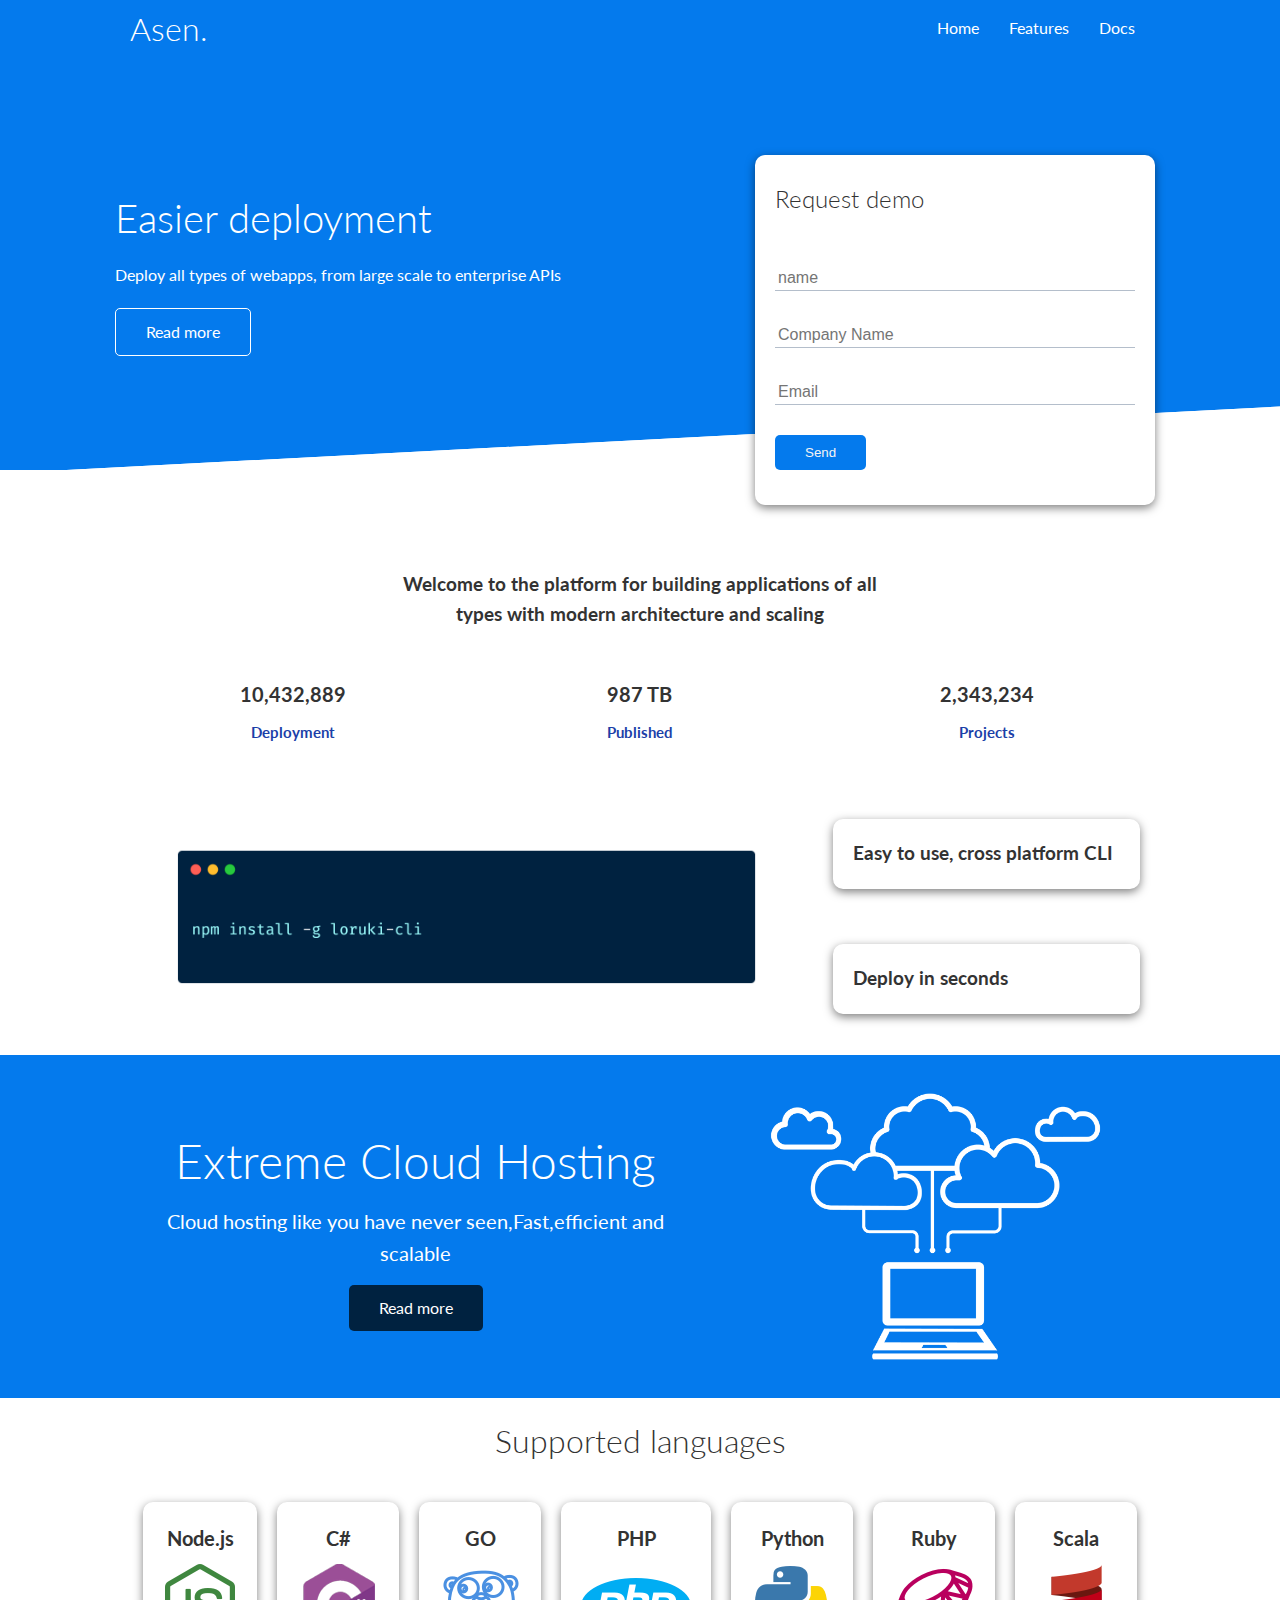
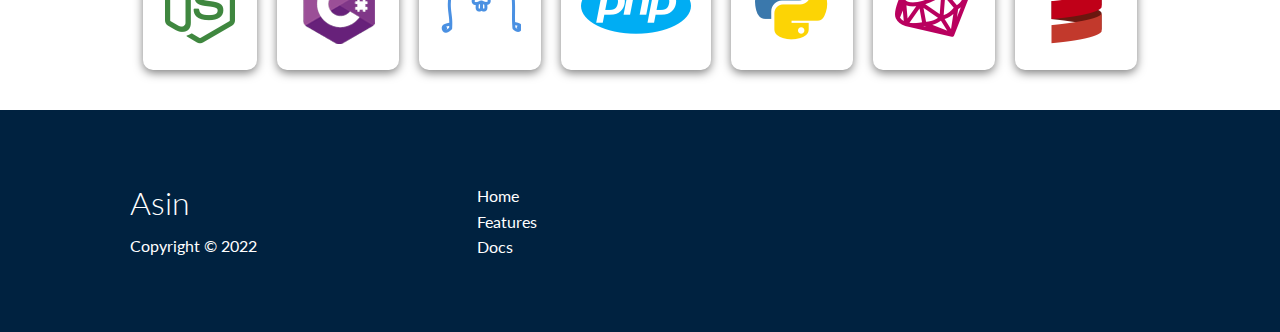
<file: index.html>
<!DOCTYPE html>
<html lang="en">
<head>
    <meta charset="UTF-8">
    <meta http-equiv="X-UA-Compatible" content="IE=edge">
    <meta name="viewport" content="width=device-width, initial-scale=1.0">
    <link rel="stylesheet" href="https://cdnjs.cloudflare.com/ajax/libs/font-awesome/6.1.1/css/all.min.css" integrity="sha512-KfkfwYDsLkIlwQp6LFnl8zNdLGxu9YAA1QvwINks4PhcElQSvqcyVLLD9aMhXd13uQjoXtEKNosOWaZqXgel0g==" crossorigin="anonymous" referrerpolicy="no-referrer" />
    <link rel="stylesheet" href="css/style.css">
    <title> Asen|Cloud for today</title>
</head>
<body>
    <div class="navbar">
        <div class="container flex">
            <h1 class="logo">Asen.</h1>
            <nav>
                <ul>
                    <li><a href="index.html">Home</a></li>
                    <li><a href="features.html">Features</a></li>
                    <li><a href="docs.html">Docs</a></li>
                </ul>
            </nav>
        </div>
    </div>
    <section class="showcase">
        <div class="container grid">
            <div class="showcase-text">
                <h1>Easier deployment</h1>
                <p>Deploy all types of webapps, from large scale to enterprise APIs</p>
                <a href="features.html" class="btn btn-outline">Read more</a>
            </div>
            <div class="showcase-form card">
                <h2>Request demo</h2>
                <form name="contact" method="POST" netlify-honeypot="bot-field" data-netlify="true">
                    <input type="hidden" name="form-name" value="contact">
                    <p class="hidden">
                        <label>Don't fill this out if you are human:<input name="bot-field"></label>
                    </p>
                    <div class="form-control">
                        <input type="text" name="name" placeholder="name" required>
                    </div>
                    <div class="form-control">
                        <input type="text" name="company" placeholder="Company Name" required>
                    </div>
                    <div class="form-control">
                        <input type="email" name="email" placeholder="Email" required>
                    </div>
                    <input type="submit" value="Send" class="btn btn-primary text-light">
                </form>
            </div>
        </div>
    </section>

    <section class="stats">
        <div class="container">
            <h3 class="stats-heading text-center my-1">
                Welcome to  the platform for building applications of all types with modern architecture and scaling
            </h3>

            <div class="grid grid-3 text-center my-4">
                <div><i class="fas fa-server fas-7x"></i>
                      <h3>10,432,889</h3>
                      <p class="text-secondary">Deployment</p>
                </div>
                <div><i class="fas fa-upload fas-7x"></i>
                    <h3>987 TB</h3>
                    <p class="text-secondary">Published</p></div>
                <div><i class="fas fa-project-diagram fas-7x"></i>
                    <h3>2,343,234</h3>
                    <p class="text-secondary">Projects</p></div>
            </div>

        </div>

    </section>
    <section class="cli">
        <div class="container grid">
            <img src="cli.png" alt="">
            <div class="card">
                <h3>Easy to use, cross platform CLI</h3>
            </div>
            <div class="card">
                <h3>Deploy in seconds</h3>
            </div>
        </div>
    </section>

    <section class="cloud bg-primary my-2 py-2">
        <div class="container grid">
            <div class="text-center">
                <h2 class="lg">Extreme Cloud Hosting  </h2>
                    <p class="lead my-1">
                        Cloud hosting like you have never seen,Fast,efficient and scalable
                    </p>
                    <a href="features.html" class="btn btn-dark">Read more</a>
            </div>
            <img src="cloud.png" alt="">
        </div>
    </section>
    <section class="languages">
        <h2 class="md text-center my-2">
            Supported languages
        </h2>
        <div class="container flex">
            <div class="card">
                <h4>Node.js</h4>
                <img src="node.png" alt="">
            </div>
            <div class="card">
                <h4>C#</h4>
                <img src="csharp.png" alt="">
            </div>
            <div class="card">
                <h4>GO</h4>
                <img src="go.png" alt="">
            </div>
            <div class="card">
                <h4>PHP</h4>
                <img src="php.png" alt="">
            </div>
            <div class="card">
                <h4>Python</h4>
                <img src="python.png" alt="">
            </div>
            <div class="card">
                <h4>Ruby</h4>
                <img src="ruby.png" alt="">
            </div>
            <div class="card">
                <h4>Scala</h4>
                <img src="scala.png" alt="">
            </div>
            <!-- <div class="card">
                <h4>Clojure</h4>
                <img src="clojure.png" alt="">
            </div> -->
        </div>
    </section>

    <footer class="footer bg-dark py-5">
        <div class="container grid grid-3">
            <div>
                <h1>Asin</h1>
                <p>Copyright &copy; 2022</p>
            </div>
            <nav>
                <ul>
                    <li><a href="index.html">Home</a></li>
                    <li><a href="features.html">Features</a></li>
                    <li><a href="docs.html">Docs</a></li>
                </ul>
            </nav>
            <div class="social">
                <a href="#"><i class="fab fa-twitter fa-2x"></i></a>
                <a href="#"><i class="fab fa-facebook fa-2x"></i></a>
                <a href="#"><i class="fab fa-github fa-2x"></i></a>
                <a href="#"><i class="fab fa-instagram fa-2x"></i></a>
            </div>
        </div>
    </footer>
</body>
</html>
</file>
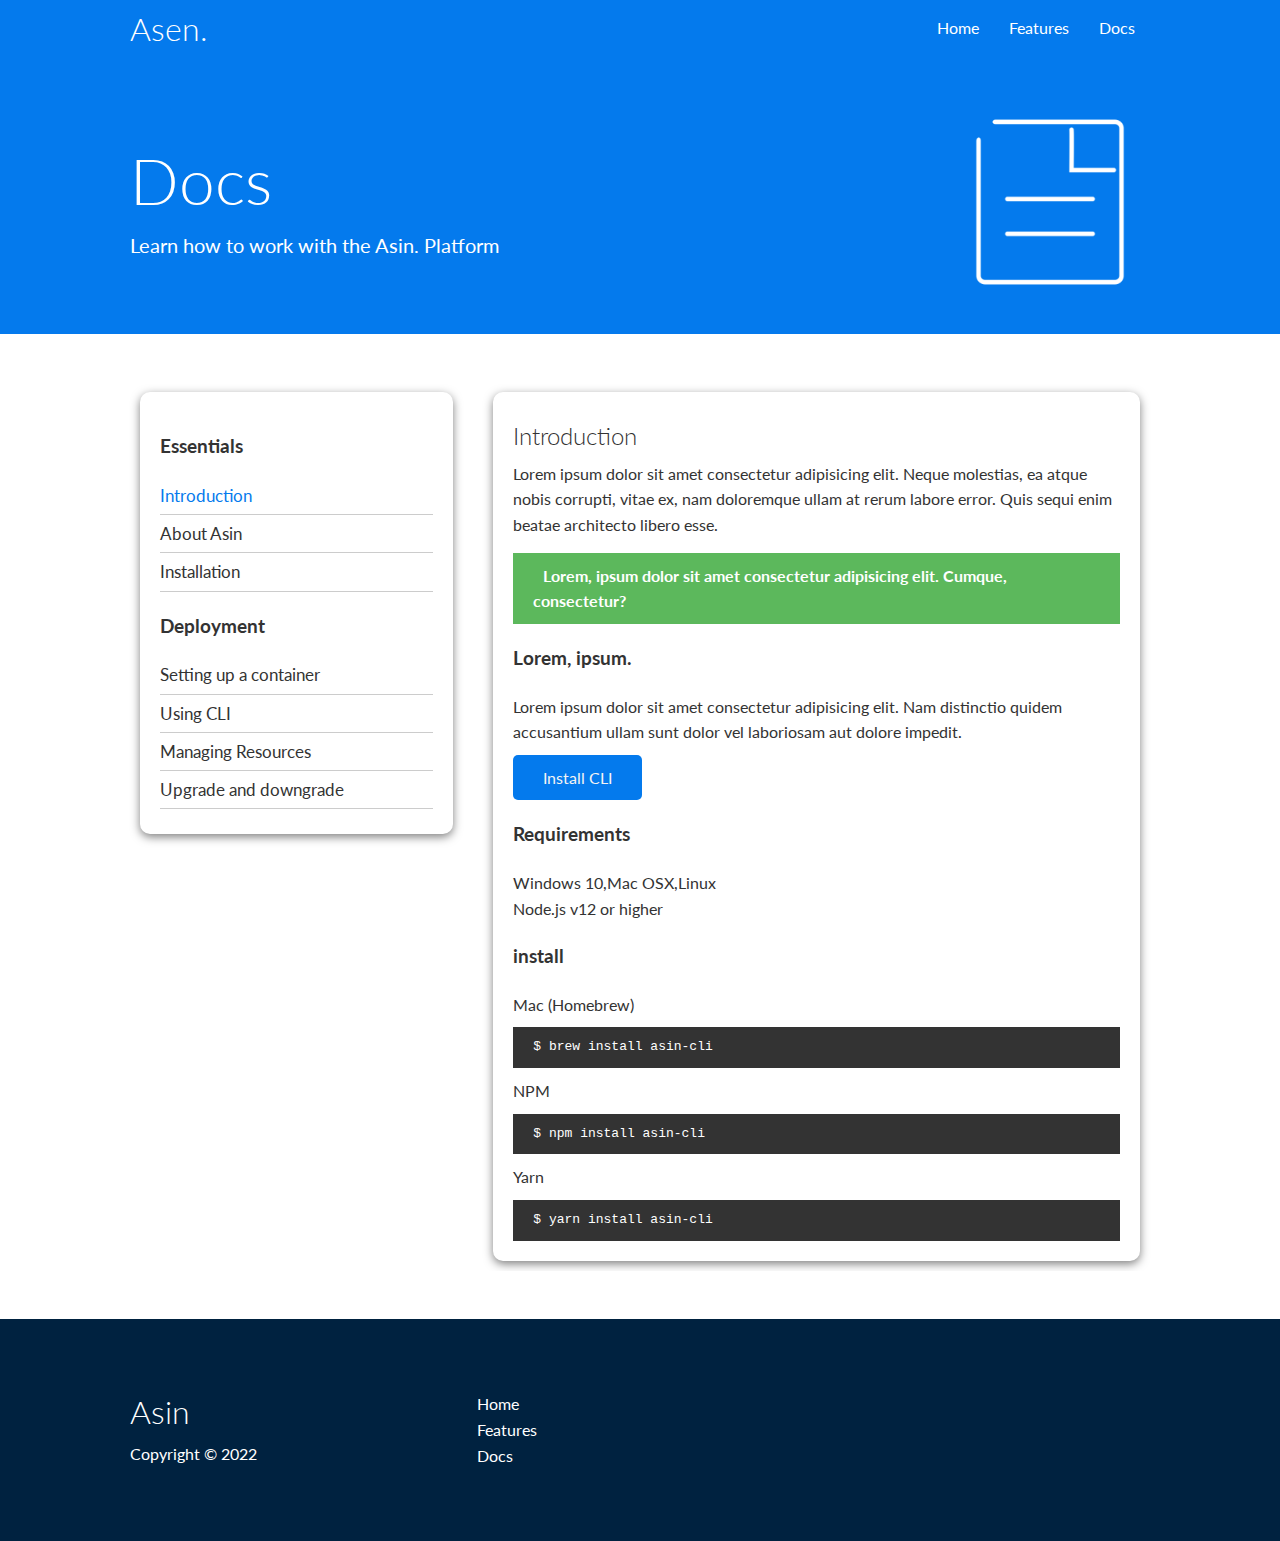
<file: docs.html>
<!DOCTYPE html>
<html lang="en">
<head>
    <meta charset="UTF-8">
    <meta http-equiv="X-UA-Compatible" content="IE=edge">
    <meta name="viewport" content="width=device-width, initial-scale=1.0">
    <link rel="stylesheet" href="https://cdnjs.cloudflare.com/ajax/libs/font-awesome/6.1.1/css/all.min.css" integrity="sha512-KfkfwYDsLkIlwQp6LFnl8zNdLGxu9YAA1QvwINks4PhcElQSvqcyVLLD9aMhXd13uQjoXtEKNosOWaZqXgel0g==" crossorigin="anonymous" referrerpolicy="no-referrer" />
    <link rel="stylesheet" href="css/style.css">
    <title> Asen|Cloud for today</title>
</head>
<body>
    <div class="navbar">
        <div class="container flex">
            <h1 class="logo">Asen.</h1>
            <nav>
                <ul>
                    <li><a href="index.html">Home</a></li>
                    <li><a href="features.html">Features</a></li>
                    <li><a href="docs.html">Docs</a></li>
                </ul>
            </nav>
        </div>

    </div>

    <section class="docs-head bg-primary py-3">
        <div class="container grid">
            <div>
                <h1 class="xl">
                    Docs
                </h1>
                <p class="lead">
                   Learn how to work with the Asin. Platform
                </p>
            </div>
            <img src="docs.png">
        </div>
       
    </section>

    <section class="docs-main my-4">
        <div class="container grid">
            <div class="card bg-light p-3">
                <h3 class="my-2">Essentials</h3>
                <nav>
                    <ul>
                        <li><a class="text-primary" href="#">Introduction</a></li>
                        <li><a href="#">About Asin</a></li>
                        <li><a href="#">Installation</a></li>

                    </ul>
                </nav>
                <h3 class="my-2">Deployment</h3>
                <nav>
                    <ul>
                        <li><a href="#">Setting up a container</a></li>
                        <li><a href="#">Using CLI</a></li>
                        <li><a href="#">Managing Resources</a></li>
                        <li><a href="#">Upgrade and downgrade</a></li>
                    </ul>
                </nav>
               
            </div>
            <div class="card">
                <h2>Introduction</h2>
                <p>Lorem ipsum dolor sit amet consectetur adipisicing elit. 
                    Neque molestias, ea atque nobis corrupti, vitae ex, 
                    nam doloremque ullam at rerum labore error.
                     Quis sequi enim beatae architecto libero esse.</p>
                     <div class="alert alert-success">
                         <i class="fas fa-info"></i>
                         Lorem, ipsum dolor sit amet consectetur adipisicing elit. Cumque, consectetur?

                     </div>
                     <h3>Lorem, ipsum.</h3>
                     <p>Lorem ipsum dolor sit amet consectetur adipisicing elit.
                          Nam distinctio quidem accusantium ullam sunt dolor vel
                           laboriosam aut dolore impedit.</p>
                     <a href="" class="btn btn-primary text-light">Install CLI</a>

                     <h3>Requirements</h3>
                     <ul>
                         <li>Windows 10,Mac OSX,Linux</li>
                         <li>Node.js v12 or higher</li>
                     </ul>
                     <h3>install</h3>
                     <p>Mac (Homebrew)</p>
                     <pre><code>$ brew install asin-cli</code></pre>
                     <p>NPM</p>
                     <pre><code>$ npm install asin-cli</code></pre>
                     <p>Yarn</p>
                     <pre><code>$ yarn install asin-cli</code></pre>
            </div>
        </div>
    </section>

   
  
    <footer class="footer bg-dark py-5">
        <div class="container grid grid-3">
            <div>
                <h1>Asin</h1>
                <p>Copyright &copy; 2022</p>
            </div>
            <nav>
                <ul>
                    <li><a href="index.html">Home</a></li>
                    <li><a href="features.html">Features</a></li>
                    <li><a href="docs.html">Docs</a></li>
                </ul>
            </nav>
            <div class="social">
                <a href="#"><i class="fab fa-twitter fa-2x"></i></a>
                <a href="#"><i class="fab fa-facebook fa-2x"></i></a>
                <a href="#"><i class="fab fa-github fa-2x"></i></a>
                <a href="#"><i class="fab fa-instagram fa-2x"></i></a>
            </div>
        </div>
    </footer>
</body>
</html>
</file>
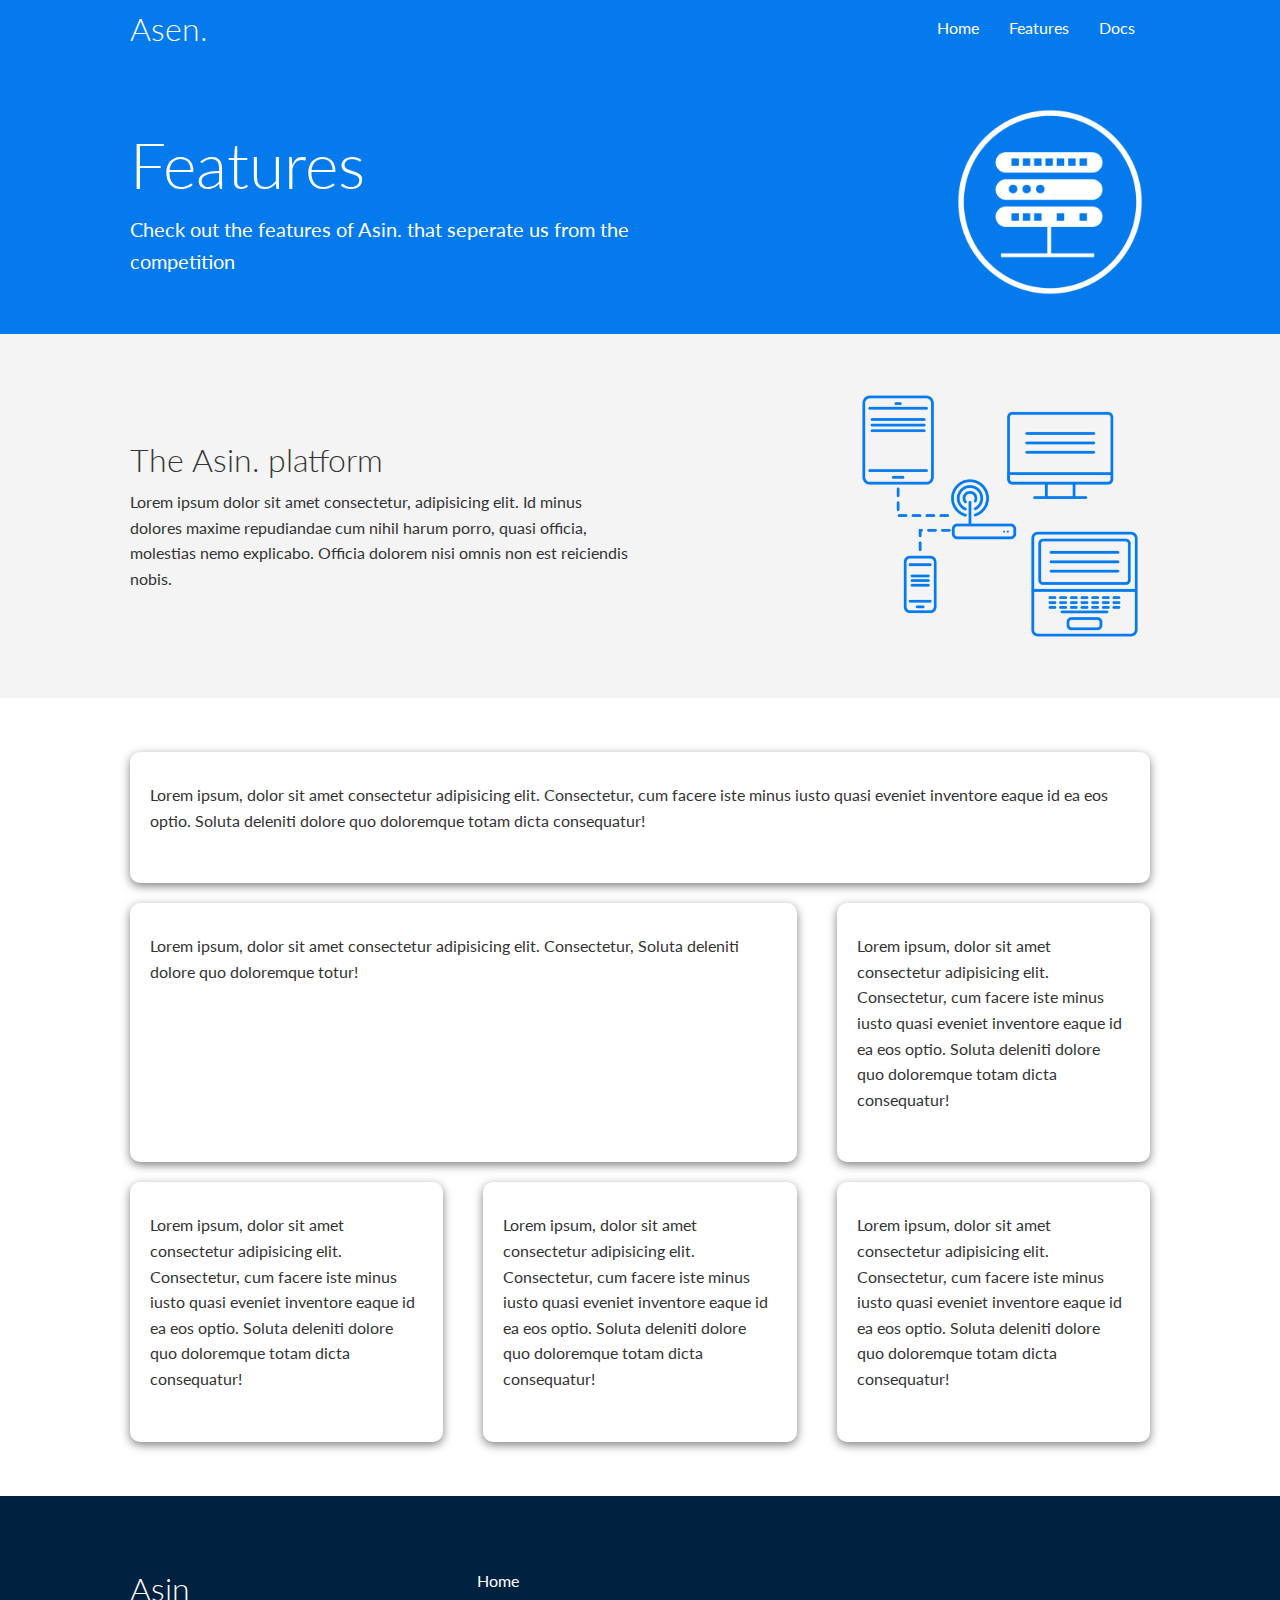
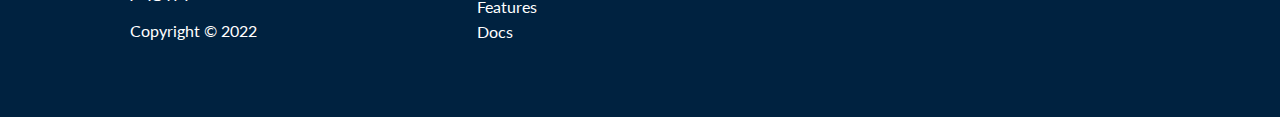
<file: features.html>
<!DOCTYPE html>
<html lang="en">
<head>
    <meta charset="UTF-8">
    <meta http-equiv="X-UA-Compatible" content="IE=edge">
    <meta name="viewport" content="width=device-width, initial-scale=1.0">
    <link rel="stylesheet" href="https://cdnjs.cloudflare.com/ajax/libs/font-awesome/6.1.1/css/all.min.css" integrity="sha512-KfkfwYDsLkIlwQp6LFnl8zNdLGxu9YAA1QvwINks4PhcElQSvqcyVLLD9aMhXd13uQjoXtEKNosOWaZqXgel0g==" crossorigin="anonymous" referrerpolicy="no-referrer" />
    <link rel="stylesheet" href="css/style.css">
    <title> Asen|Cloud for today</title>
</head>
<body>
    <div class="navbar">
        <div class="container flex">
            <h1 class="logo">Asen.</h1>
            <nav>
                <ul>
                    <li><a href="index.html">Home</a></li>
                    <li><a href="features.html">Features</a></li>
                    <li><a href="docs.html">Docs</a></li>
                </ul>
            </nav>
        </div>
    </div>

    <section class="features-head bg-primary py-3">
        <div class="container grid">
            <div>
                <h1 class="xl">
                    Features
                </h1>
                <p class="lead">
                    Check out the features of Asin. that 
                    seperate us from the competition
                </p>
            </div>
            <img src="server.png">
        </div>
    </section>

    <section class="features-sub-head bg-light py-3">
        <div class="container grid">
            <div>
                <h1 class="md">
                    The Asin. platform
                </h1>
                <p>
                   Lorem ipsum dolor sit amet consectetur, adipisicing elit. Id minus dolores maxime repudiandae cum nihil harum porro, quasi officia, molestias nemo explicabo.
                    Officia dolorem nisi omnis non est reiciendis nobis.
                </p>
            </div>
            <img src="server2.png">
        </div>
        </div>
    </section>

    <section class="features-main my-2">
        <div class="container grid grid-3">
            <div class="card flex">
                <i class="fas fa-server fa-3x"></i>
                <p>Lorem ipsum, dolor sit amet consectetur adipisicing elit.
                     Consectetur, cum facere iste minus iusto quasi eveniet inventore eaque id ea eos optio.
                     Soluta deleniti dolore quo doloremque totam dicta consequatur!</p>
            </div>
            <div class="card flex">
                <i class="fas fa-database fa-3x"></i>
                <p>Lorem ipsum, dolor sit amet consectetur adipisicing elit.
                     Consectetur,  Soluta deleniti dolore quo doloremque totur!</p>
            </div>
            <div class="card flex">
                <i class="fas fa-power-off fa-3x"></i>
                <p>Lorem ipsum, dolor sit amet consectetur adipisicing elit.
                     Consectetur, cum facere iste minus iusto quasi eveniet inventore eaque id ea eos optio.
                     Soluta deleniti dolore quo doloremque totam dicta consequatur!</p>
            </div>
            <div class="card flex">
                <i class="fas fa-upload fa-3x"></i>
                <p>Lorem ipsum, dolor sit amet consectetur adipisicing elit.
                     Consectetur, cum facere iste minus iusto quasi eveniet inventore eaque id ea eos optio.
                     Soluta deleniti dolore quo doloremque totam dicta consequatur!</p>
            </div>
            <div class="card flex">
                <i class="fas fa-network-wired fa-3x"></i>
                <p>Lorem ipsum, dolor sit amet consectetur adipisicing elit.
                     Consectetur, cum facere iste minus iusto quasi eveniet inventore eaque id ea eos optio.
                     Soluta deleniti dolore quo doloremque totam dicta consequatur!</p>
            </div>
            <div class="card flex">
                <i class="fas fa-laptop-code fa-3x"></i>
                <p>Lorem ipsum, dolor sit amet consectetur adipisicing elit.
                     Consectetur, cum facere iste minus iusto quasi eveniet inventore eaque id ea eos optio.
                     Soluta deleniti dolore quo doloremque totam dicta consequatur!</p>
            </div>
        </div>
    </section>
  
    <footer class="footer bg-dark py-5">
        <div class="container grid grid-3">
            <div>
                <h1>Asin</h1>
                <p>Copyright &copy; 2022</p>
            </div>
            <nav>
                <ul>
                    <li><a href="index.html">Home</a></li>
                    <li><a href="features.html">Features</a></li>
                    <li><a href="docs.html">Docs</a></li>
                </ul>
            </nav>
            <div class="social">
                <a href="#"><i class="fab fa-twitter fa-2x"></i></a>
                <a href="#"><i class="fab fa-facebook fa-2x"></i></a>
                <a href="#"><i class="fab fa-github fa-2x"></i></a>
                <a href="#"><i class="fab fa-instagram fa-2x"></i></a>
            </div>
        </div>
    </footer>
</body>
</html>
</file>
<file: css/style.css>
@import url('https://fonts.googleapis.com/css2?family=Lato:wght@300&display=swap');


:root{
    --primary-color:#047aed;
    --secondary-color:#1c3fa8;
    --dark-color:#002240;
    --light-color:#f4f4f4;
    --success-color:#5cb85c;
    --error-color:#d9534f;


}

*{
    box-sizing: border-box;
    padding: 0;
    margin: 0;
    

}

body{
    font-family: 'Lato',sans-serif;
    color: #333;
    line-height: 1.6;
}

ul{
    list-style: none;
}

a{
    text-decoration: none;
    color: #333;
}

h1,h2{
    font-weight: 300;
    line-height: 1.2;
    margin: 10px 0;
}

p{
    margin: 10px 0;
}

img{
    width: 100%;
}

.navbar{
    background-color: var(--primary-color);
    color: #fff;
    height: 70px;
}

.navbar .flex{
    justify-content: space-between;
}

.navbar ul{
    display: flex;
    margin: 15px 0;
}

.navbar a:hover{
    border-bottom: 2px #fff solid;
}

.navbar a{
    color: #fff;
    padding: 10px;
    margin: 0 5px;
}

.hidden{
    visibility: hidden;
    height: 0;
}

.container{
    max-width: 1100px;
    margin: 0 auto;
    overflow: auto;
    padding: 0 40px;
}

.flex{
    display: flex;
    justify-content: center;
    height: 100%;
}

.showcase{
    height: 400px;
    background-color: var(--primary-color);
    color: #fff;
    position: relative;

}

.showcase h1{
    font-size: 40px;
}

.showcase p{
    margin: 20px 0;
}

.grid{
    display: grid;
    grid-template-columns: repeat(2,1fr);
    gap: 20px;
    justify-content: center;
    align-items: center;
    height: 100%;
}

.grid-3{
    grid-template-columns: repeat(3,1fr);

}

.showcase .grid{
    overflow: visible;
    grid-template-columns: 55% 45%;
    gap: 30px;
}

.showcase-form .form-control{
    margin: 30px 0;
}

.showcase-form input[type='text'],
.showcase-form input[type = 'email']{
    border: 0;
    border-bottom: 1px solid #b4becb;
    width: 100%;
    padding: 3px;
    font-size: 16px;
}

.showcase::before,
.showcase::after{
    content: '';
    position: absolute;
    height: 100px;
    bottom: -70px;
    right: 0;
    left: 0;
    background: #fff;
    transform: skewY(-3deg);
    -webkit-transform: skewY(-3deg);
    -moz-transform: skewY(-3deg);
    -ms-transform: skewY(-3deg);



}


.text-center{
    text-align: center;
}

.my-1{
    margin: 1rem 0;
}

.my-2{
    margin: 1.5rem 0;
}

.my-3{
    margin: 2rem 0;
}

.my-4{
    margin: 3rem 0;
}

.my-5{
    margin: 4rem 0;
}

.m-1{
    margin: 1rem;
}

.m-2{
    margin: 1.5rem;
}

.m-3{
    margin: 2rem;
}

.m-4{
    margin: 3rem;
}

.m-5{
    margin: 4rem;
}


.py-1{
    padding: 1rem py;
}

.py-2{
    padding: 1.5rem 0;
}

.py-3{
    padding: 2rem 0;
}

.py-4{
    padding: 3rem 0;
}

.py-5{
    padding: 4rem 0;
}

.p-1{
    padding: 1rem 0;
}

.p-2{
    padding: 1.5rem 0;
}

.p-3{
    padding: 2rem 0;
}

.p-4{
    padding: 3rem 0;
}

.p-5{
    padding: 4rem 0;
}

.btn{
    display: inline-block;
    padding: 10px 30px;
    cursor: pointer;
    background: var(--primary-color);
    color: #fff;
    border: none;
    border-radius: 5px;

}

.btn-outline{
    background-color: transparent;
    border: 1px #fff solid;

}

.btn:hover{
    transform: scale(0.98);
}

.bg-primary,.btn-primary{
    background-color: var(--primary-color);
    color: #fff;
}

.bg-secondary,.btn-secondary{
    background-color: var(--secondary-color);
    color: #fff;
}

.bg-dark,.btn-dark{
    background-color: var(--dark-color);
    color: #fff;
}

.bg-light,.btn-light{
    background-color: var(--light-color);
    color: #333;
}

.bg-primary a,
.btn-primary a,
.bg-secondary a,
.btn-secondary a,
.bg-dark a,
.btn-dark a{
    color: #fff;

}

.bg-primary a,
.btn-primary a,
.bg-secondary a,
.btn-secondary a,
.bg-dark a,
.btn-dark a{
    color: #fff;

}

.text-primary,.btn-primary{
    color: var(--primary-color);
}

.text-secondary,.btn-secondary{
    color: var(--secondary-color);
}

.text-dark,.btn-dark{
    color: var(--dark-color);
}

.text-light,.btn-light{
    color: var(--light-color);
}

.lead{
    font-size: 20px;
}

.sm{
    font-size: 1rem;
}

.md{
    font-size: 2rem;
}

.lg{
    font-size: 3rem;
}

.xl{
    font-size: 4rem;
}



.showcase-form input:focus{
    outline: none;
}


.showcase-form{
    position: relative;
    top: 60px;
    height: 350px;
    width: 400px;
    padding: 40px;
    z-index: 100;
    justify-self: flex-end;
    animation: slideInFromRight 1s ease-in;
}

.showcase-text{
    animation: slideInFromLeft 1s ease-in;
}

.card{
    background-color: #fff;
    color: #333;
    border-radius: 10px;
    box-shadow: 0 3px 10px rgba(0,0,0,0.5);
    padding: 20px;
    margin: 10px;
}

.stats-heading{
    max-width: 500px;
    margin: auto;

}

.stats{
    padding-top: 100px;
    animation: slideInFromBottom 1s ease-in;

    
}


.stats .grid h3{
    font-size: 20px;
}

.stats .grid i{
    height: auto;
}

.stats .grid p{
    font-size: 15px;
    font-weight: bold;
}

.cli .grid{
    grid-template-columns: repeat(3,1fr);
    grid-template-rows: repeat(2,1fr);
}


.cli .grid>*:first-child{
    grid-column: 1/span 2;
    grid-row: 1/span 2;
}


.cloud .grid{
    grid-template-columns: 4fr 3fr;
}

.languages .flex{
    flex-wrap: wrap;
}

.languages .card{
    text-align: center;
    margin: 18px 10px 40px;
    transition: transform 0.2s ease-in-out;
}

.languages .card h4{
    font-size: 20px;
    margin-bottom: 10px;
}

.languages .card:hover {
    transform: translateY(-15px);
}

.features-head img{
    width: 200px;
    justify-self: flex-end;
}

.docs-head img{
    width: 200px;
    justify-self: flex-end;
}

.docs-main h3{
    margin: 20px 0;
}

.docs-main .grid{
    grid-template-columns: 1fr 2fr;
    align-items: flex-start;
}

.docs-main nav li{
    font-size: 17px;
    padding-bottom:5px ;
    margin-bottom: 5px;
    border-bottom: 1px #ccc solid;
}

.docs-main a:hover{
    font-weight: bold;
}
/* styling the alert */

.alert{
    background-color: var(--light-color);
    padding: 10px 20px;
    font-weight: bold;
    margin: 15px 0;
}

.alert i{
    margin-right: 10px;
}

.alert-success{
    background-color: var(--success-color);
    color: #fff;

}
.alert-error{
    background-color: var(--error-color);
    color: #fff;

}

code,pre{
    background: #333;
    color: #fff;
    padding: 10px;

}



.features-main card >i{
    margin-right: 20px;

}

.features-main .grid{
    padding: 30px;
}

.features-main .grid>*:first-child{
    grid-column: 1/span 3;

}

.features-main .grid>*:nth-child(2){
    grid-column: 1/span 2;
   
}


.features-sub-head img{
    width: 300px;
    justify-self: flex-end;
}

.footer .social a{
    margin: 0 10px;
}

@keyframes slideInFromLeft{
    0%{
        transform:translateX(-100%);
    }
    100%{
        transform: translateX(0);
    }

}


@keyframes slideInFromRight{
    0%{
        transform:translateX(100%);
    }
    100%{
        transform: translateX(0);
    }

}


@keyframes slideInFromTop{
    0%{
        transform:translateY(-100%);
    }
    100%{
        transform: translateX(0);
    }

}
@keyframes slideInFromBottom{
    0%{
        transform:translateX(100%);
    }
    100%{
        transform: translateX(0);
    }

}

@media(max-width:768px){
    .grid,
    .showcase .grid,
    .stats .grid,
    .cli .grid,
    .cloud .grid,
    .features-main .grid,
    .docs-main .grid{
        grid-template-columns: 1fr;
        grid-template-rows:1fr ;
    }
    .showcase{
        height: auto;
    
    }

    .showcase-text{
        text-align: center;
        margin-top: 40px;
        animation: slideInFromTop 1s ease-in;

    }

    .showcase-form{
        justify-self: center;
        margin: auto;
    }

    .cli .grid >:first-child{
        grid-column: 1;
        grid: 1;
    }
    .features-head,
    .features-sub-head,
    .docs-head{
        text-align: center;
    }

    .features-head img,
    .features-sub-head img,
    .docs-head img{
        justify-self:  center;
    }
    .features-main .grid >*:first-child,
    .features-main .grid >*:nth-child(2){
        grid-column: 1;
    }

}

@media(max-width:500px){
    .navbar{
        height: 110px;

    }
    .navbar .flex{
        flex-direction: column;
    }
   .navbar ul{
       padding: 10px;
       background-color: rgba(0,0,0,0.1);
   }
}
</file>
